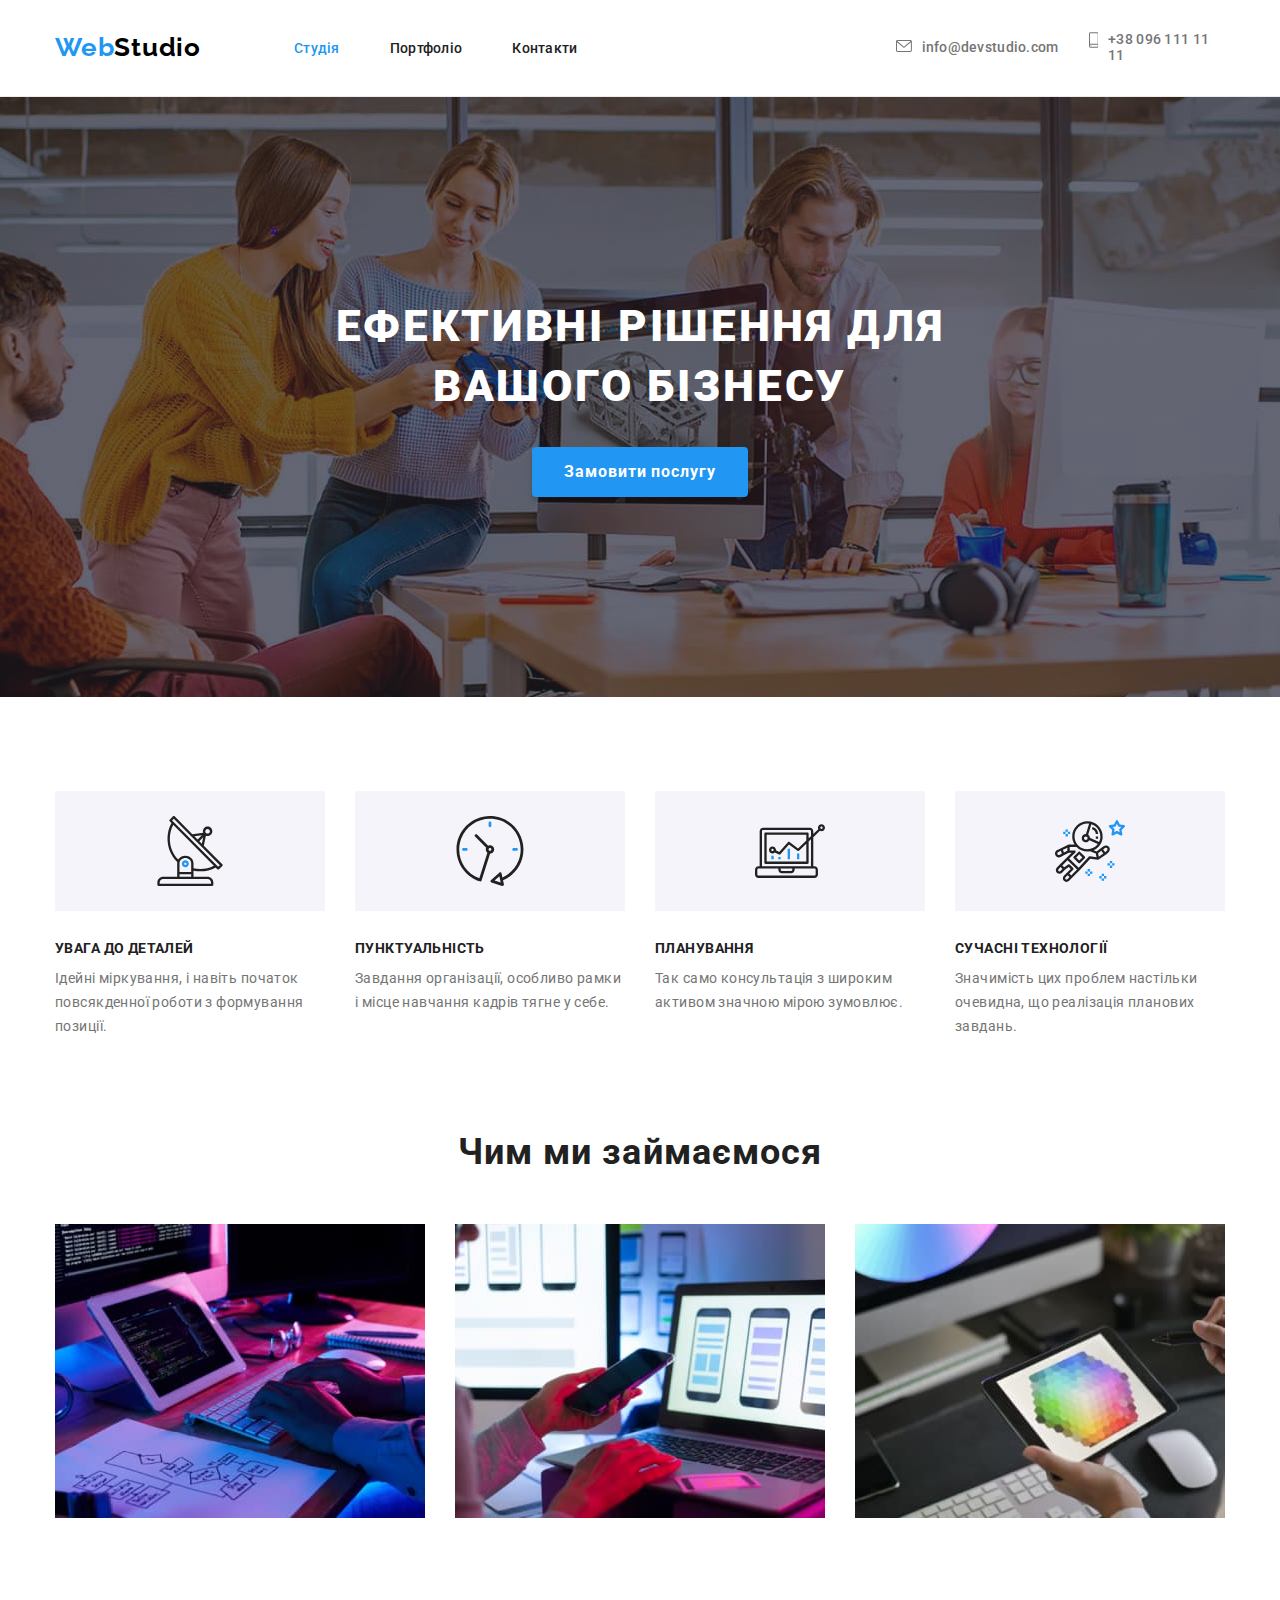
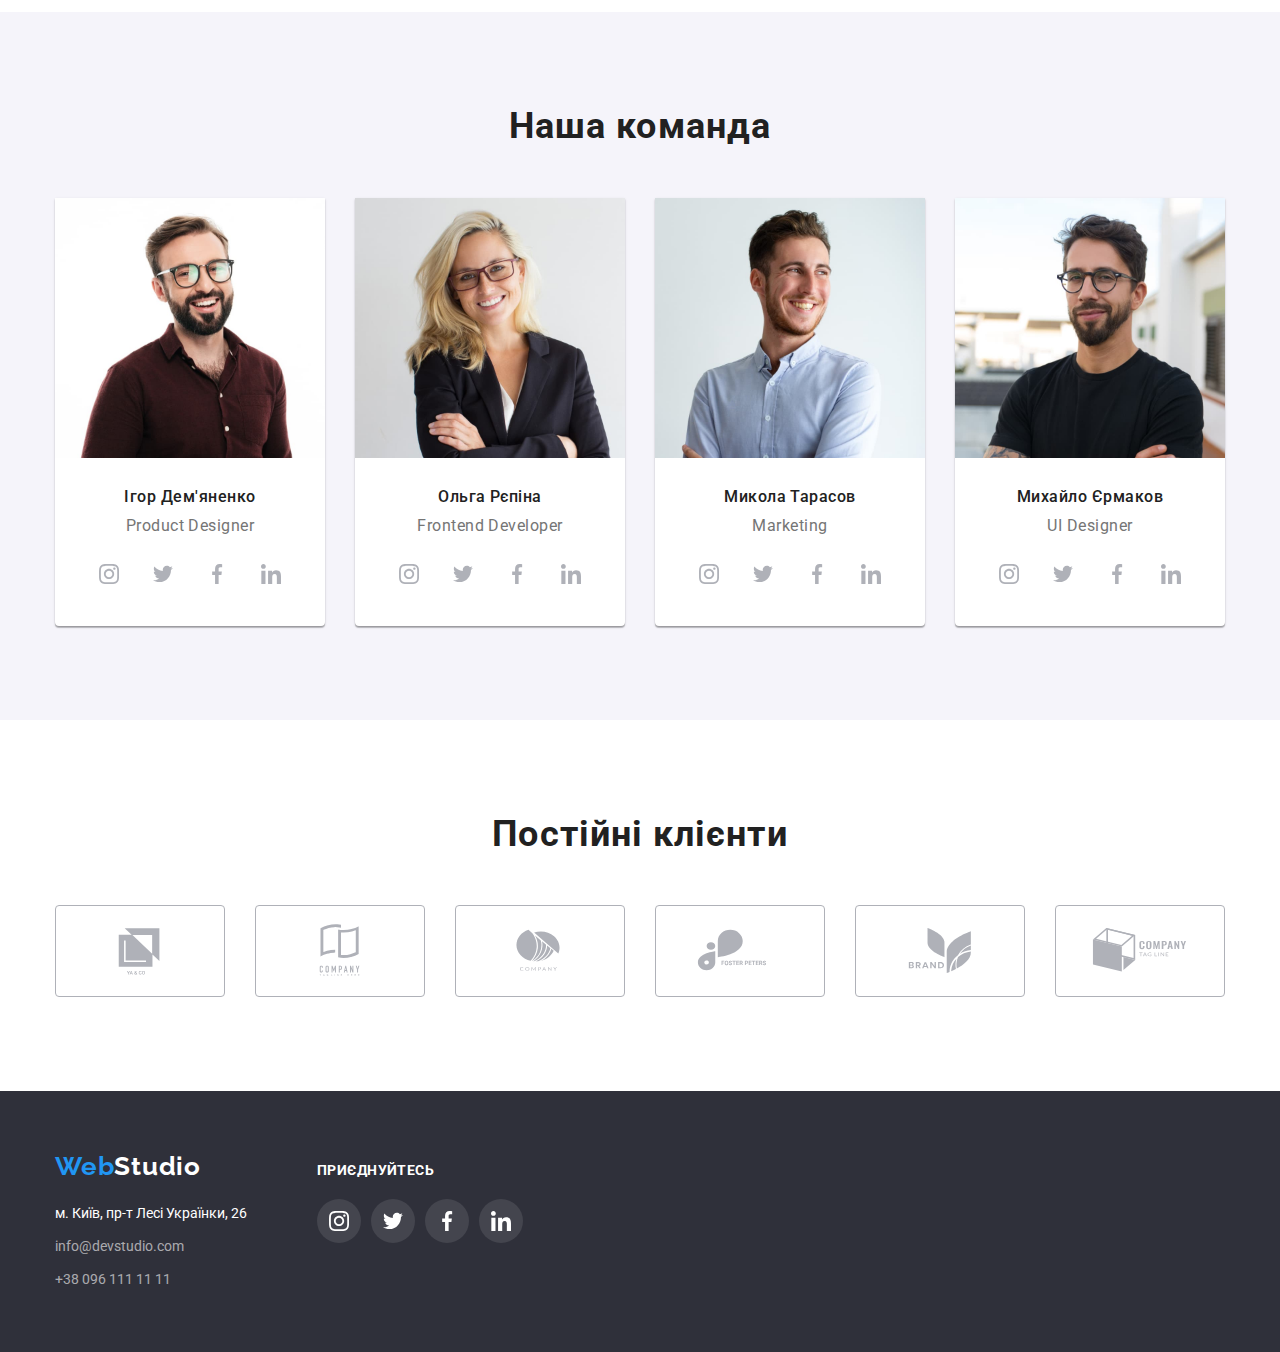
<file: index.html>
<!DOCTYPE html>
<html lang="en">
<head>
    <meta charset="UTF-8">
    <meta http-equiv="X-UA-Compatible" content="IE=edge">
    <meta name="viewport" content="width=device-width, initial-scale=1.0">
    <title>Document</title>
    <link href="https://fonts.googleapis.com/css2?family=Raleway:wght@700&family=Roboto:wght@400;500;700;900&display=swap" rel="stylesheet">
    <link rel="stylesheet" href="https://cdnjs.cloudflare.com/ajax/libs/modern-normalize/1.1.0/modern-normalize.min.css">
    <link rel="stylesheet" href="./css/styles.css">
</head>
<body>
    <!--Page header-->
    <header class="header">
    <div class="container">
<a class="logo" href="index.html"><span class="logotype" >Web</span>Studio</a>
<nav class="site-nav">
<ul class="list nav">
    <li><a class="link studio current" href="index.html">Студія</a></li>
    <li><a class="link portfolio" href="./portfolio.html">Портфоліо</a></li>
    <li><a class="link contacts" href="#">Контакти</a></li>
</ul> 
</nav>

<ul class="list auth-nav">
    <li class="envelope">
    <a class="item link-mail" href="mailto:info@devstudio.com">
        <svg class="icon-envelope" width="16" height="12">
            <use href="./images/icons.svg#icon-envelope" ></use>
        </svg>
        info@devstudio.com
    </a>    
    </li>

    <li class="smartphone">
        <a class="item link-tel" href="tel:+380961111111">
        <svg class="icon-smartphone" width="10" height="16">
            <use href="./images/icons.svg#icon-smartphone" ></use>
        </svg>
        +38 096 111 11 11
        </a>
    </li>  
</ul> 
    </div>
    </header>

<!--Main-->
<main>
<!--Block hero-->
<section class="section-hero">
<div class="container">
    <div class="hero-wrapper">
<h1 class="title">Ефективні рішення для вашого бізнесу</h1>
<button class="button-hero button" type="button">Замовити послугу</button>
    </div>
</div>
</section>

<!--Сriterion-->
<section class="section-criterion section">
    <div class="container">
<h2 class="subject hide">Критерії ведення ефективного бізнесу</h2>

<ul class="list flex criterion">
<li class="criterion-list">
    <div class="criterion-icons">
        <svg class="icon-antenna" width="70" height="70">
            <use href="./images/icons.svg#icon-antenna"></use>
        </svg>
    </div>
 <h3 class="heading">УВАГА ДО ДЕТАЛЕЙ</h3>
 <p class="heading-text">Ідейні міркування, і навіть початок повсякденної роботи з формування позиції.</p>
</li>

<li>
    <div class="criterion-icons">
        <svg class="icon-clock" width="70" height="70">
            <use href="./images/icons.svg#icon-clock"></use>
        </svg>
    </div>
 <h3 class="heading">ПУНКТУАЛЬНІСТЬ</h3>
 <p class="heading-text">Завдання організації, особливо рамки і місце навчання кадрів тягне у себе.</p>
</li>

<li>
    <div class="criterion-icons">
        <svg class="icon-diagram" width="70" height="70">
            <use href="./images/icons.svg#icon-diagram"></use>
        </svg>
    </div>
 <h3 class="heading">ПЛАНУВАННЯ</h3>
 <p class="heading-text">Так само консультація з широким активом значною мірою зумовлює.</p>
</li>

<li>
    <div class="criterion-icons">
        <svg class="icon-astronaut" width="70" height="70">
            <use href="./images/icons.svg#icon-astronaut"></use>
        </svg>
    </div>
 <h3 class="heading">СУЧАСНІ ТЕХНОЛОГІЇ</h3>
 <p class="heading-text">Значимість цих проблем настільки очевидна, що реалізація планових завдань.</p>
</li>
</ul>
    </div>
</section>

<!--Function-->
<section class="function-section section">
    <div class="container function">
<h2 class="caption">Чим ми займаємося</h2>
<ul class="list flex">
<li>
<img class="card" src="./images/img1.jpg" alt="Someone is typing on the keyboard with both hands" width="370" height="294">
</li>
<li>
<img class="card" src="./images/img2.jpg" alt="Someone is holding a phone in his left hand" width="370" height="294">
</li>
<li>
<img class="card" src="./images/img3.jpg" alt="Someone is holding a map-board in his left hand, and a pen in his right hand" width="370" height="294">
</li>
</ul>
    </div>
</section>

<!--Command-->
<section class="section-command section">
    <div class="container">
<h2 class="caption">Наша команда</h2> 
<ul class="list flex ">
<li class="item border-card">
<img class="card-caption" src="./images/img4.jpg" alt="A smiling man wearing glasses, wearing a dark shirt" width="270" height="260">
    <h3 class="caption-list">Ігор Дем'яненко</h3>
<p class="caption-text">Product Designer</p>
<ul class="networks-list" >
    <li class="network">
        <a class="icon" href="#" target="_blank" rel="noopener noreferrer nofollow" aria-label="Instagram">
        <svg class="icon-instagram" width="20" height="20">
            <use href="./images/icons.svg#icon-instagram"></use>
        </svg>
        </a>
    </li>

    <li class="network">
        <a class="icon" href="#" target="_blank" rel="noopener noreferrer nofollow" aria-label="Twitter">
        <svg class="icon-twitter" width="20" height="20">
            <use href="./images/icons.svg#icon-twitter"></use>
        </svg>
        </a>
    </li>

        <li class="network">
        <a class="icon" href="#" target="_blank" rel="noopener noreferrer nofollow" aria-label="Facebook">
        <svg class="icon-facebook" width="20" height="20">
            <use href="./images/icons.svg#icon-facebook"></use>
        </svg>
        </a>
    </li>

        <li class="network">
        <a class="icon" href="#" target="_blank" rel="noopener noreferrer nofollow" aria-label="Linkedin">
        <svg class="icon-linkedin" width="20" height="20">
            <use href="./images/icons.svg#icon-linkedin"></use>
        </svg>
        </a>
    </li>
</ul>

</li>
<li class="item border-card">
<img class="card-caption" src="./images/img5.jpg" alt="A smiling woman in glasses, wearing a black suit" width="270" height="260">
    <h3 class="caption-list">Ольга Рєпіна</h3>
<p class="caption-text">Frontend Developer</p>
<ul class="networks-list" >
    <li class="network">
        <a class="icon" href="#" target="_blank" rel="noopener noreferrer nofollow" aria-label="Instagram">
        <svg class="icon-instagram" width="20" height="20">
            <use href="./images/icons.svg#icon-instagram"></use>
        </svg>
        </a>
    </li>

    <li class="network">
        <a class="icon" href="#" target="_blank" rel="noopener noreferrer nofollow" aria-label="Twitter">
        <svg class="icon-twitter" width="20" height="20">
            <use href="./images/icons.svg#icon-twitter"></use>
        </svg>
        </a>
    </li>

        <li class="network">
        <a class="icon" href="#" target="_blank" rel="noopener noreferrer nofollow" aria-label="Facebook">
        <svg class="icon-facebook" width="20" height="20">
            <use href="./images/icons.svg#icon-facebook"></use>
        </svg>
        </a>
    </li>

        <li class="network">
        <a class="icon" href="#" target="_blank" rel="noopener noreferrer nofollow" aria-label="Linkedin">
        <svg class="icon-linkedin" width="20" height="20">
            <use href="./images/icons.svg#icon-linkedin"></use>
        </svg>
        </a>
    </li>
</ul>
</li>

<li class="item border-card">
<img class="card-caption" src="./images/img6.jpg" alt="A smiling man wearing a light shirt" width="270" height="260">
    <h3 class="caption-list">Микола Тарасов</h3>
<p class="caption-text">Marketing</p>
<ul class="networks-list" >
    <li class="network">
        <a class="icon" href="#" target="_blank" rel="noopener noreferrer nofollow" aria-label="Instagram">
        <svg class="icon-instagram" width="20" height="20">
            <use href="./images/icons.svg#icon-instagram"></use>
        </svg>
        </a>
    </li>

    <li class="network">
        <a class="icon" href="#" target="_blank" rel="noopener noreferrer nofollow" aria-label="Twitter">
        <svg class="icon-twitter" width="20" height="20">
            <use href="./images/icons.svg#icon-twitter"></use>
        </svg>
        </a>
    </li>

        <li class="network">
        <a class="icon" href="#" target="_blank" rel="noopener noreferrer nofollow" aria-label="Facebook">
        <svg class="icon-facebook" width="20" height="20">
            <use href="./images/icons.svg#icon-facebook"></use>
        </svg>
        </a>
    </li>

        <li class="network">
        <a class="icon" href="#" target="_blank" rel="noopener noreferrer nofollow" aria-label="Linkedin">
        <svg class="icon-linkedin" width="20" height="20">
            <use href="./images/icons.svg#icon-linkedin"></use>
        </svg>
        </a>
    </li>
</ul>
</li>

<li class="item border-card">
<img class="card-caption" src="./images/img7.jpg" alt="A smiling man in glasses, wearing a dark T-shirt" width="270" height="260">
    <h3 class="caption-list">Михайло Єрмаков</h3>
<p class="caption-text">UI Designer</p>
<ul class="networks-list" >
    <li class="network">
        <a class="icon" href="#" target="_blank" rel="noopener noreferrer nofollow" aria-label="Instagram">
        <svg class="icon-instagram" width="20" height="20">
            <use href="./images/icons.svg#icon-instagram"></use>
        </svg>
        </a>
    </li>

    <li class="network">
        <a class="icon" href="#" target="_blank" rel="noopener noreferrer nofollow" aria-label="Twitter">
        <svg class="icon-twitter" width="20" height="20">
            <use href="./images/icons.svg#icon-twitter"></use>
        </svg>
        </a>
    </li>

        <li class="network">
        <a class="icon" href="#" target="_blank" rel="noopener noreferrer nofollow" aria-label="Facebook">
        <svg class="icon-facebook" width="20" height="20">
            <use href="./images/icons.svg#icon-facebook"></use>
        </svg>
        </a>
    </li>

        <li class="network">
        <a class="icon" href="#" target="_blank" rel="noopener noreferrer nofollow" aria-label="Linkedin">
        <svg class="icon-linkedin" width="20" height="20">
            <use href="./images/icons.svg#icon-linkedin"></use>
        </svg>
        </a>
    </li>
</ul>
</li>
</ul>
    </div>
</section>

<!-- Clients -->
<section class="section-clients section">
    <div class="container">
        <h2 class="caption">Постійні клієнти</h2>
        <ul class="clients-list">
            <li class="clients-item">
                <a href="#" class="clients" target="_blank" rel="noopener noreferrer nofollow" aria-label="Logo">
        <svg class="Logo1" width="106" height="60">
            <use href="./images/icons.svg#icon-Logo1"></use>
        </svg>
                </a>
            </li>

            <li class="clients-item">
                <a href="#" class="clients" target="_blank" rel="noopener noreferrer nofollow" aria-label="Logo">
        <svg class="Logo2" width="106" height="60">
            <use href="./images/icons.svg#icon-Logo2"></use>
        </svg>
                </a>
            </li>

            <li class="clients-item">
                <a href="#" class="clients" target="_blank" rel="noopener noreferrer nofollow" aria-label="Logo">
        <svg class="Logo2" width="106" height="60">
            <use href="./images/icons.svg#icon-Logo3"></use>
        </svg>
                </a>
            </li>

            <li class="clients-item">
                <a href="#" class="clients" target="_blank" rel="noopener noreferrer nofollow" aria-label="Logo">
        <svg class="Logo4" width="106" height="60">
            <use href="./images/icons.svg#icon-Logo4"></use>
        </svg>
                </a>
            </li>

            <li class="clients-item">
                <a href="#" class="clients" target="_blank" rel="noopener noreferrer nofollow" aria-label="Logo">
        <svg class="Logo5" width="106" height="60">
            <use href="./images/icons.svg#icon-Logo5"></use>
        </svg>
                </a>
            </li>

            <li class="clients-item">
                <a href="#" class="clients" target="_blank" rel="noopener noreferrer nofollow" aria-label="Logo">
        <svg class="Logo6" width="106" height="60">
            <use href="./images/icons.svg#icon-Logo6"></use>
        </svg>
                </a>
            </li>
        </ul>
    </div>
</section>
</main>

<!--Footer-->
<footer class="footer">
    <div class="container">
        <div class="info">
    <a class="logo-footer" href="index.html"><span class="logotype">Web</span>Studio</a>
    <ul class="list footer">
<li><a class="link-footer address" href="#" target="_blank" rel="noopener noreferrer nofollow">м. Київ, пр-т Лесі Українки, 26</a></li>
<li><a class="link-footer" href="#">info@devstudio.com</a></li>
<li><a class="link-footer" href="#">+38 096 111 11 11</a></li>
    </ul>
        </div>

        <div class="footer-networks">
        <p class="text">Приєднуйтесь</p>
        <ul class="networks-list" >
    <li class="network">
        <a class="icon-footer" href="#" target="_blank" rel="noopener noreferrer nofollow" aria-label="Instagram">
        <svg class="icon-instagram" width="20" height="20">
            <use href="./images/icons.svg#icon-instagram"></use>
        </svg>
        </a>
    </li>

    <li class="network">
        <a class="icon-footer" href="#" target="_blank" rel="noopener noreferrer nofollow" aria-label="Twitter">
        <svg class="icon-twitter" width="20" height="20">
            <use href="./images/icons.svg#icon-twitter"></use>
        </svg>
        </a>
    </li>

    <li class="network">
        <a class="icon-footer" href="#" target="_blank" rel="noopener noreferrer nofollow" aria-label="Facebook">
        <svg class="icon-facebook" width="20" height="20">
            <use href="./images/icons.svg#icon-facebook"></use>
        </svg>
        </a>
    </li>

    <li class="network">
        <a class="icon-footer" href="#" target="_blank" rel="noopener noreferrer nofollow" aria-label="Linkedin">
        <svg class="icon-linkedin" width="20" height="20">
            <use href="./images/icons.svg#icon-linkedin"></use>
        </svg>
        </a>
    </li>
</ul>
        </div>
    </div>
</footer>
</body>
</html>
</file>
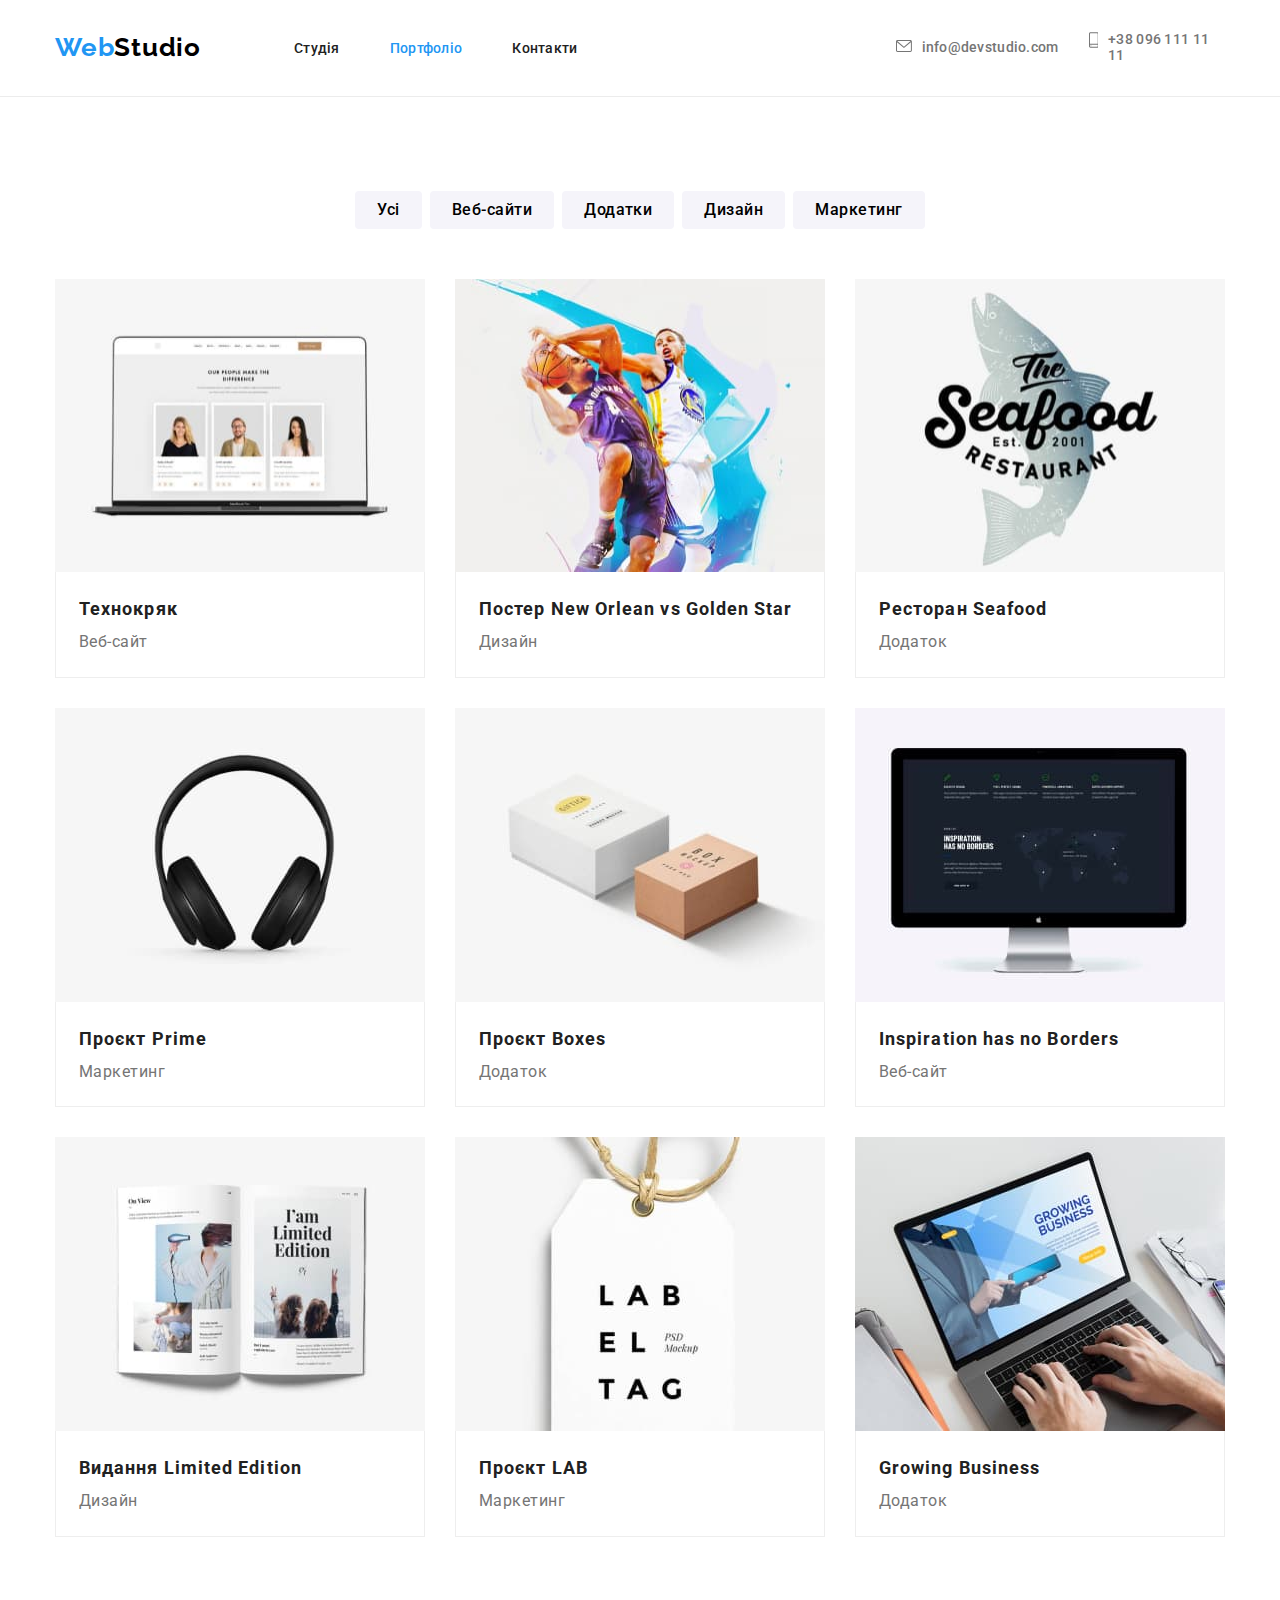
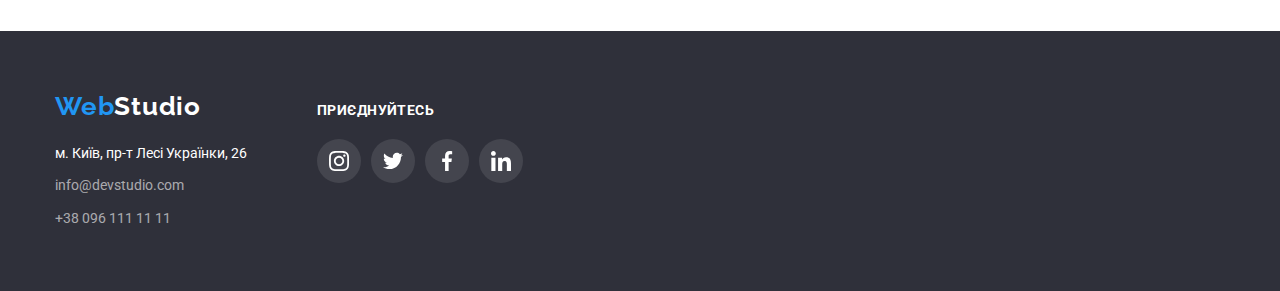
<file: portfolio.html>
<!DOCTYPE html>
<html lang="en">
<head>
    <meta charset="UTF-8">
    <meta http-equiv="X-UA-Compatible" content="IE=edge">
    <meta name="viewport" content="width=device-width, initial-scale=1.0">
    <title>Document</title>
    <link href="https://fonts.googleapis.com/css2?family=Raleway:wght@700&family=Roboto:wght@400;500;700;900&display=swap" rel="stylesheet">
    <link rel="stylesheet" href="https://cdnjs.cloudflare.com/ajax/libs/modern-normalize/1.1.0/modern-normalize.min.css">
    <link rel="stylesheet" href="./css/styles.css">
</head>
<body>
<!--Page header-->
    <header class="header">
    <div class="container">
<a class="logo" href="index.html"><span class="logotype" >Web</span>Studio</a>
<nav class="site-nav">
<ul class="list nav">
    <li><a class="link studio" href="index.html">Студія</a></li>
    <li><a class="link portfolio current" href="./portfolio.html">Портфоліо</a></li>
    <li><a class="link contacts" href="#">Контакти</a></li>
</ul> 
</nav>

<ul class="list auth-nav">
    <li class="envelope">
    <a class="item link-mail" href="mailto:info@devstudio.com">
        <svg class="icon-envelope" width="16" height="12">
            <use href="./images/icons.svg#icon-envelope" ></use>
        </svg>
        info@devstudio.com
    </a>    
    </li>

    <li class="smartphone">
        <a class="item link-tel" href="tel:+380961111111">
        <svg class="icon-smartphone" width="10" height="16">
            <use href="./images/icons.svg#icon-smartphone" ></use>
        </svg>
        +38 096 111 11 11
        </a>
    </li>  
</ul> 
    </div>
    </header>

<!--Main-->
<main>
<section class="project-section section">
    <div class="container">
<h1 class="subject hide">Перелік проектів</h1>
<ul class="list button-projects">
    <li><button class="button-project button" type="button">Усі</button></li>
    <li><button class="button-project button" type="button">Веб-сайти</button></li>
    <li><button class="button-project button" type="button">Додатки</button></li>
    <li><button class="button-project button" type="button">Дизайн</button></li>
    <li><button class="button-project button" type="button">Маркетинг</button></li>
</ul>

<!--List of projects-->
<ul class="list projects">
    <li class="ptoject">
<a href="#">   
    <img class="picture" src="./images/img8.jpg" alt="Laptop screen with three face cards on it" width="370" height="294">
    <div class="border-picture">
    <h2 class="summary">Технокряк</h2>
    <p class="summary-text">Веб-сайт</p>
    </div>
</a>
    </li> 

    <li class="ptoject">
<a href="#"> 
    <img class="picture" src="./images/img9.jpg" alt="Two men with a basketball" width="370" height="294">
    <div class="border-picture">
    <h2 class="summary">Постер New Orlean vs Golden Star</h2>
    <p class="summary-text">Дизайн</p>      
    </div>
</a>
    </li>
    
    <li class="ptoject">
<a href="#">     
    <img class="picture" src="./images/img10.jpg" alt="Seafood restaurant logo" width="370" height="294">
    <div class="border-picture">
    <h2 class="summary">Ресторан Seafood</h2>
    <p class="summary-text">Додаток</p>
    </div>
</a>
    </li> 
    
    <li class="ptoject">
<a href="#">  
    <img class="picture" src="./images/img11.jpg" alt="Headphones are black" width="370" height="294">
    <div class="border-picture">
    <h2 class="summary">Проєкт Prime</h2>
    <p class="summary-text">Маркетинг</p>
    </div>
</a>
    </li> 
    
    <li class="ptoject">
<a href="#">
    <img class="picture" src="./images/img12.jpg" alt="Two per box. One is small, the other is larger" width="370" height="294">
    <div class="border-picture">
    <h2 class="summary">Проєкт Boxes</h2>
    <p class="summary-text">Додаток</p>
    </div>
</a>
    </li>     

    <li class="ptoject">
<a href="#"> 
    <img class="picture" src="./images/img13.jpg" alt="Mac monitor" width="370" height="294">
    <div class="border-picture">  
    <h2 class="summary">Inspiration has no Borders</h2>
    <p class="summary-text">Веб-сайт</p>
    </div>
</a>
    </li> 

    <li class="ptoject">
<a href="#">    
    <img class="picture" src="./images/img14.jpg" alt="Magazine sweep" width="370" height="294">
    <div class="border-picture">
    <h2 class="summary">Видання Limited Edition</h2>
    <p class="summary-text">Дизайн</p>
    </div>
</a>
    </li>
    
    <li class="ptoject">
<a href="#"> 
    <img class="picture" src="./images/img15.jpg" alt="Card with pendant" width="370" height="294">
    <div class="border-picture">
    <h2 class="summary">Проєкт LAB</h2>
    <p class="summary-text">Маркетинг</p>  
    </div>
</a>
    </li> 
    
    <li class="ptoject">
<a href="#"> 
    <img class="picture" src="./images/img16.jpg" alt="Someone is typing on the keyboard with both hands" width="370" height="294">
    <div class="border-picture">
    <h2 class="summary">Growing Business</h2>
    <p class="summary-text">Додаток</p>
    </div>
</a>
    </li> 
</ul>
    </div>
</section>
</main>

<!--Footer-->
<footer class="footer">
    <div class="container">
        <div class="info">
    <a class="logo-footer" href="index.html"><span class="logotype">Web</span>Studio</a>
    <ul class="list footer">
<li><a class="link-footer address" href="#" target="_blank" rel="noopener noreferrer nofollow">м. Київ, пр-т Лесі Українки, 26</a></li>
<li><a class="link-footer" href="#">info@devstudio.com</a></li>
<li><a class="link-footer" href="#">+38 096 111 11 11</a></li>
    </ul>
        </div>

        <div class="footer-networks">
        <p class="text">Приєднуйтесь</p>
        <ul class="networks-list" >
    <li class="network">
        <a class="icon-footer" href="#" target="_blank" rel="noopener noreferrer nofollow" aria-label="Instagram">
        <svg class="icon-instagram" width="20" height="20">
            <use href="./images/icons.svg#icon-instagram"></use>
        </svg>
        </a>
    </li>

    <li class="network">
        <a class="icon-footer" href="#" target="_blank" rel="noopener noreferrer nofollow" aria-label="Twitter">
        <svg class="icon-twitter" width="20" height="20">
            <use href="./images/icons.svg#icon-twitter"></use>
        </svg>
        </a>
    </li>

    <li class="network">
        <a class="icon-footer" href="#" target="_blank" rel="noopener noreferrer nofollow" aria-label="Facebook">
        <svg class="icon-facebook" width="20" height="20">
            <use href="./images/icons.svg#icon-facebook"></use>
        </svg>
        </a>
    </li>

    <li class="network">
        <a class="icon-footer" href="#" target="_blank" rel="noopener noreferrer nofollow" aria-label="Linkedin">
        <svg class="icon-linkedin" width="20" height="20">
            <use href="./images/icons.svg#icon-linkedin"></use>
        </svg>
        </a>
    </li>
</ul>
        </div>
    </div>
</footer>
</body>
</html>
</file>
<file: css/styles.css>
:root {
  --main-font: 'Roboto', sans-serif;
  --secondary-font: 'Raleway', sans-serif;
  --main-color: #212121;
  --secondary-color: #757575;
  --third-color: #F5F4FA;
  --fourth-color: #F5F5F5;;
  --accent-color: #ffffff;
  --adress-color: rgba(255, 255, 255, 0.6);
  --nav-color: #2196f3;
  --icons-color: #AFB1B8;
}

body {
  margin: 0;
  color: var(--main-color);
  font-family: var(--main-font);
}

h1,
h2,
h3,
h4,
h5,
h6 {
  margin: 0;
}

p {
  margin: 0;
}

ul {
  list-style: none;
  padding: 0;
  margin: 0;
}

a {
  text-decoration: none;
  color: inherit;
}

address {
  font-style: normal;
}

img {
  display: block;
  max-width: 100%;
  height: auto;
}

button {
  font-family: inherit;
  padding: 0;
  margin: 0;
  border: 0;
}

.hide {
  position: absolute;
  white-space: nowrap;
  width: 1px;
  height: 1px;
  overflow: hidden;
  border: 0;
  padding: 0;
  clip: rect(0 0 0 0);
  clip-path: inset(50%);
  margin: -1px;
}

.section {
  padding-top: 94px;
  padding-bottom: 94px;
}

.container {
  width: 1200px;
  margin: 0 auto;
  padding: 0 15px;
}

.logotype,
.studio:hover,
.studio:focus,
.portfolio:hover,
.portfolio:focus,
.contacts:hover,
.contacts:focus,
.link-footer:hover,
.link-footer:focus,
.link-footer.address:hover,
.link-footer.address:focus,
.link.studio.current,
.link.portfolio.current {
  color: var(--nav-color);
}

.heading-text,
.caption-text {
  color: var(--secondary-color);
}

.title,
.logo-footer {
  color: var(--accent-color);
}

.section-hero,
.footer {
  background-color: #2f303a;
}

.section-criterion,
.function-section {
  background-color: var(--accent-color);
}

.section-command,
.container.color {
  background-color: var(--third-color);
}

.subject,
.caption {
  font-weight: 700;
  font-size: 36px;
  line-height: 1.16;
  text-align: center;
  letter-spacing: 0.03em;
}

.button.current {
  color: var(--accent-color);
  background-color: var(--nav-color);
}

.button {
  display: inline-block;
  border: none;
  cursor: pointer;
}

.flex li:not(:last-child) {
  margin-right: 30px;
}

/* HEADER */
.header {
  border-bottom: 1px solid #ECECEC;
  background-color: var(--accent-color)
}

.header .container {
  display: flex;
  align-items: center;
}

.logo {
  margin-right: 93px;
  padding-top: 24px;
  padding-bottom: 24px;
  color: #000000;
  font-family: var(--secondary-font);
  font-weight: 700;
  font-size: 26px;
  line-height: 1.19;
  letter-spacing: 0.03em;
}

.studio,
.portfolio,
.contacts,
.link-mail,
.link-tel {
  font-weight: 500;
  font-size: 14px;
  line-height: 1.14;
  letter-spacing: 0.02em;
}

.nav {
  display: flex;
  margin-right: 318px;
  padding-top: 32px;
  padding-bottom: 32px;
}

.nav li:not(:last-child) {
  margin-right: 50px;
}

.auth-nav {
  display: flex;
  padding-top: 32px;
  padding-bottom: 32px;
}

.auth-nav li:not(:last-child) {
  margin-right: 30px;
}

.envelope,
.smartphone {
  display: flex;
  align-items: center;
  justify-content: center;
  color: var(--secondary-color);
}

.envelope {
  margin-right: 30px;
}

.icon-envelope {
  margin-right: 10px;
  padding: 0;
  fill: currentColor;
}

.icon-smartphone {
  margin-right: 10px;
  padding: 0;
  fill: currentColor;
}

.link-mail,
.link-tel {
  display: flex;
}

.envelope a:hover,
.smartphone a:hover, 
.envelope a:focus,
.smartphone a:focus {
  color: var(--nav-color);
  fill: #2196f3;
}

/* HERO */
.section-hero {
  margin-right: auto;
  margin-left: auto;
  padding-top: 200px;
  padding-bottom: 200px;
  text-align: center;
  background-image: linear-gradient(
  rgba(47, 48, 58, 0.4),
  rgba(47, 48, 58, 0.4)),
  url('../images/hero-Img.jpg');
  background-repeat: no-repeat;
  background-position: center;
  background-size: cover;
}

.hero-wrapper {
  margin: 0 auto;
  max-width: 696px;
}

.title {
  margin-bottom: 30px;
  text-align: center;
  font-weight: 900;
  font-size: 44px;
  line-height: 1.36;
  text-transform: uppercase;
  letter-spacing: 0.06em;
}

.button-hero {
  padding: 10px 32px;
  border-radius: 4px;
  color: var(--accent-color);
  background-color: var(--nav-color);
  box-shadow: 0px 4px 4px rgba(0, 0, 0, 0.15);
  font-weight: 700;
  font-size: 16px;
  line-height: 1.9;
  text-align: center;
  letter-spacing: 0.06em;
}

.button-hero:hover,
.button-hero:focus {
  color: var(--main-color);
  background-color: var(--third-color);
}

/* SECTION-CRITERIOS */
.section-criterion .container,
.flex.criterion {
  display: flex;
}

.heading {
  margin-bottom: 10px;
  font-weight: 700;
  font-size: 14px;
  line-height: 1.14;
  letter-spacing: 0.03em;
  text-transform: uppercase;
}

.heading-text {
  font-size: 14px;
  line-height: 1.7;
  letter-spacing: 0.03em;
}

.criterion-icons {
  display: flex;
  justify-content: center;
  align-items: center;
  width: 270px;
  height: 120px;
  margin-bottom: 30px;
  background-color: var(--third-color);
}

.criterion-list:not(:last-child) {
  margin-right: 30px;
}

/* SECTION-FUNCTIONS */
.function-section {
  padding-top: 0;
}

.function-section .flex {
  display: flex;
}

.card {
  width: 370px;
}

.caption {
  margin-bottom: 50px;  
}

/* SECTION-COMMAND */
.section-command {
  background-color: var(--third-color);
}

.section-command .flex {
  display: flex;
}

.caption-list {
  margin-bottom: 10px;
  font-weight: 500;
  font-size: 16px;
  line-height: 1.18;
  text-align: center;
  letter-spacing: 0.03em;
}

.caption-text,
.caption-list {
  text-align: center;
}

.caption-text {
  margin-bottom: 16px;
  font-size: 16px;
  line-height: 1.18;
  text-align: center;
  letter-spacing: 0.03em;
}

.card-caption {
  display: block;
  margin-bottom: 30px;
}

.border-card {
box-shadow: 0px 1px 3px rgba(0, 0, 0, 0.12), 0px 1px 1px rgba(0, 0, 0, 0.14), 0px 2px 1px rgba(0, 0, 0, 0.2);
border-radius: 0px 0px 4px 4px;
background-color: var(--accent-color);
}

.networks-list {
  display: flex;
  padding-bottom: 30px;
  padding-left: 32px;
  padding-right: 32px;
}

.networks-list li:not(:last-child) {
  margin-right: 10px;
}

.icon {
  display: flex;
  justify-content: center;
  align-items: center;
  border: none;
  padding: 0;
  border-radius: 50%;
  width: 44px;
  height: 44px;
  background-color: var(--accent-color);
  fill: var(--icons-color);
}

.icon:hover, 
.icon:focus {
  background-color: var(--nav-color);
  fill: var(--accent-color);
}

/* CLIENTS */
.section-clients {
  background-color: var(--accent-color);
}

.clients-list {
  display: flex;
}

.clients {
  display: flex;
  justify-content: center;
  align-items: center;
  border: 1px solid #AFB1B8;
  border-radius: 4px;
  width: 170px;
  height: 92px;
  fill: var(--icons-color);
}

.clients-item:not(:last-child) {
  margin-right: 30px;
}

.Logo1,
.Logo2,
.Logo3,
.Logo4,
.Logo5,
.Logo6 {
  padding: 0;
  width: 106px;
  height: 60px;
}

.clients:hover,
.clients:focus {
  fill: var(--nav-color);
  border: 1px solid var(--nav-color);
} 

/* FOOTER */
.footer .container {
  display: flex;
  padding-top: 60px;
  padding-bottom: 60px;
  align-items: baseline;
}

.logo-footer {
  font-family: var(--secondary-font);
  font-weight: 700;
  font-size: 26px;
  line-height: 1.19;
  letter-spacing: 0.03em;
}

.list.footer {
  margin-top: 20px;
}

.list.footer li:not(:last-child) {
  margin-bottom: 9px;
}

.link-footer {
  font-family: var(--main-font);
  color: var(--adress-color);
  font-size: 14px;
  line-height: 1.7;
}

.link-footer.address {
  color: var(--accent-color);
}

.info {
  margin-right: 70px;
}

.footer-networks .text {
margin-bottom: 20px; 
font-family: 'Roboto';
font-style: normal;
font-weight: 700;
font-size: 14px;
line-height: 1.14;
letter-spacing: 0.03em;
text-transform: uppercase;
color: #FFFFFF;
}

.footer-networks .networks-list {
  padding: 0;
}

.icon-footer {
  display: flex;
  justify-content: center;
  align-items: center;
  border: none;
  padding: 0;
  border-radius: 50%;
  width: 44px;
  height: 44px;
  background-color: rgba(255, 255, 255, 0.1);
  fill: var(--accent-color);
}

.icon-footer:hover,
.icon-footer:focus {
  background-color: var(--nav-color);
  fill: var(--accent-color);
}

/* PORTFOLIO */
.project-section {
  background-color: var(--accent-color);
}

.list.button-projects {
  display: flex;
  align-items: center;
  justify-content: center;
  margin-bottom: 50px;
}

.button-projects li:not(:last-child) {
  margin-right: 8px;
}

.button-project {
  padding: 6px 22px;
  border-radius: 4px;
}

.button-project {
  background-color: var(--third-color);
}

button-project {
  color: var(--main-color);
}

.button-project {
  font-weight: 500;
  font-size: 16px;
  line-height: 1.6;
  text-align: center;
  letter-spacing: 0.03em;
}

.button-project:hover,
.button-project:focus {
  color: var(--accent-color);
  background-color: var(--nav-color);
  box-shadow: 0px 3px 1px rgba(0, 0, 0, 0.1), 0px 1px 2px rgba(0, 0, 0, 0.08), 0px 2px 2px rgba(0, 0, 0, 0.12);
  border-radius: 4px;
}

.list.projects {
  display: flex;
  flex-wrap: wrap;
  gap: 30px;
}

.list.projects li {
  flex-basis: calc((100% - 60px) / 3);
}

.list.projects li:nth-child(3n) {
  margin-right: 0;
}

.list.projects li:nth-last-child(-n + 3) {
  margin-bottom: 0;
}

.picture {
  display: block;
  width: 370px;
}

.border-picture {
  padding: 19px 23px;
  border: 1px solid #eeeeee;
}

.border-picture {
  border-top: none;
}

.summary {
  font-weight: 700;
  font-size: 18px;
  line-height: 2;
  letter-spacing: 0.06em;
}

.summary-text {
  color: var(--secondary-color);
  font-size: 16px;
  line-height: 1.9;
  letter-spacing: 0.03em;
}

.ptoject:hover {
box-shadow: 0px 1px 1px rgba(0, 0, 0, 0.12), 0px 4px 4px rgba(0, 0, 0, 0.06), 1px 4px 6px rgba(0, 0, 0, 0.16);
}
</file>
